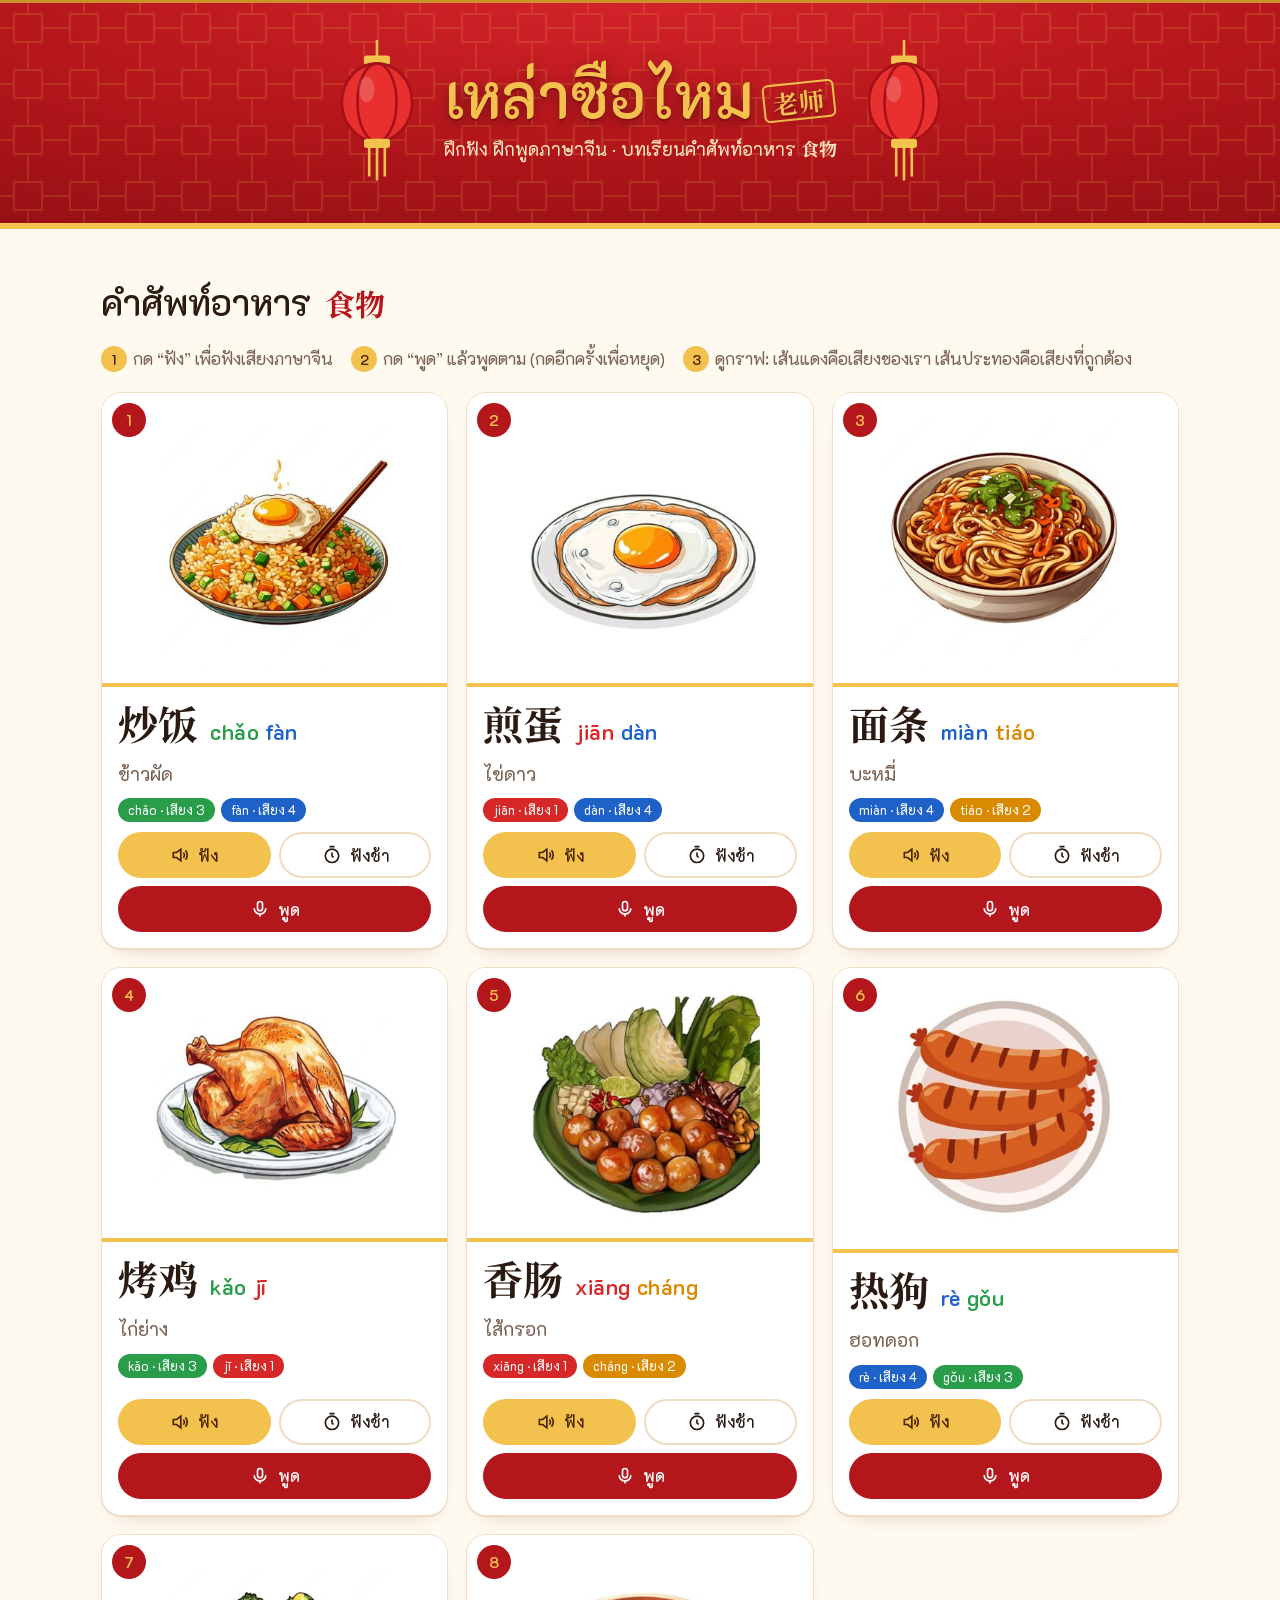
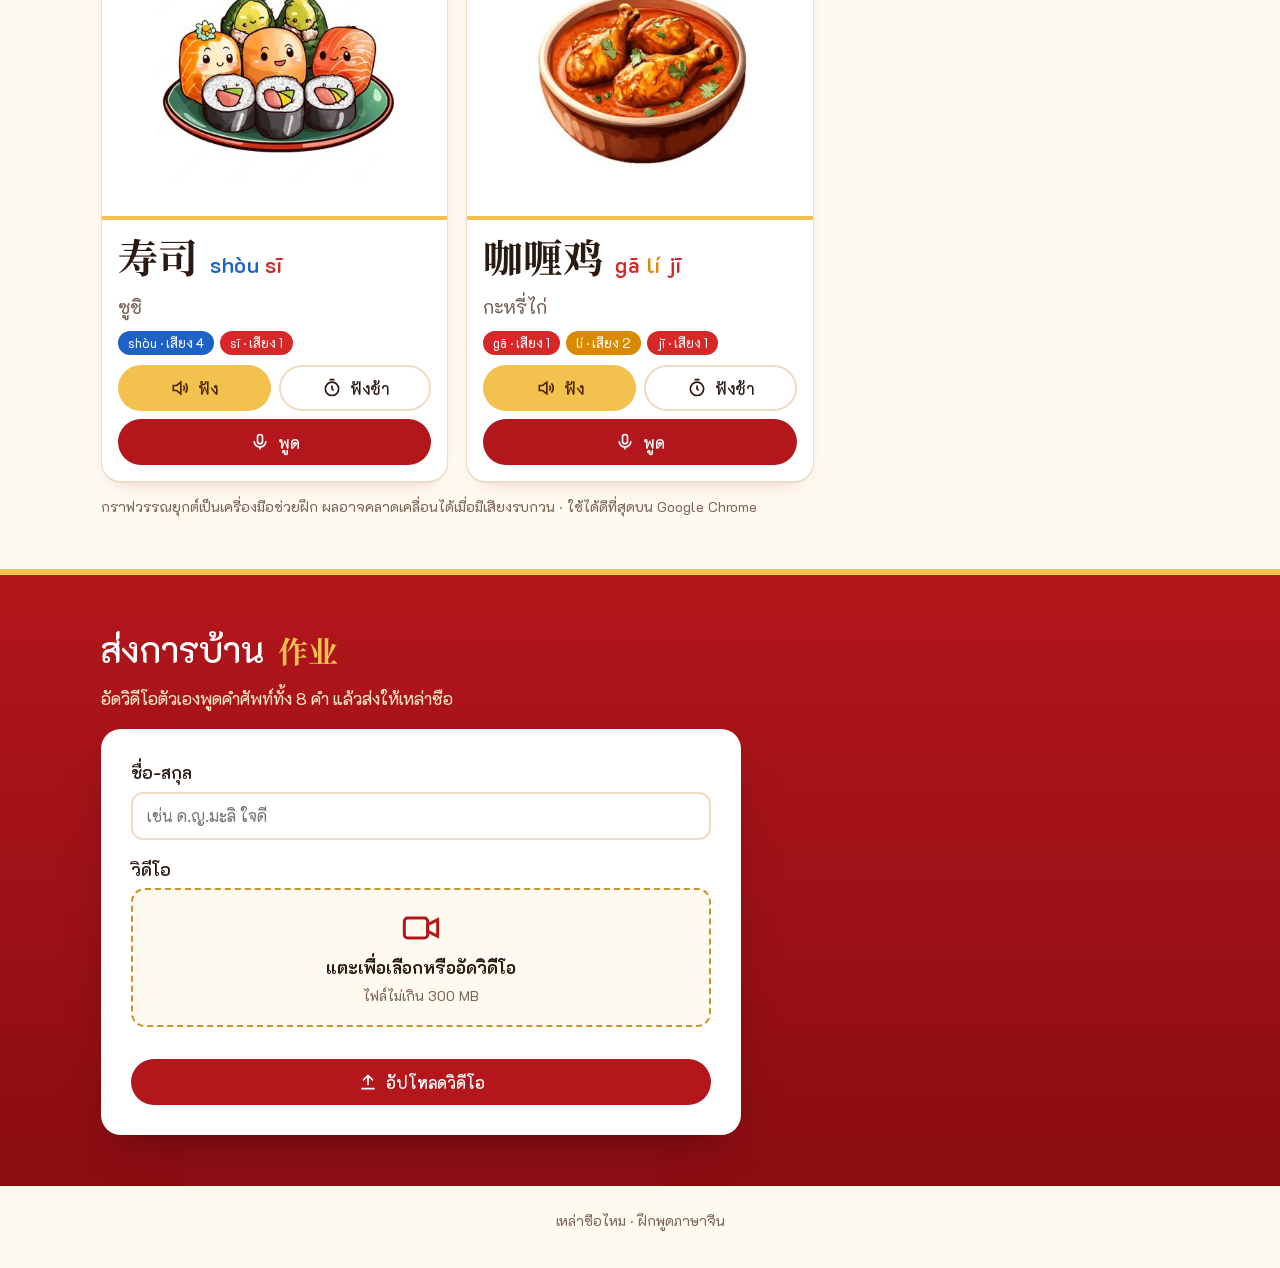
<file: index.html>
<!DOCTYPE html>
<html lang="th">
<head>
<meta charset="utf-8">
<meta name="viewport" content="width=device-width,initial-scale=1">
<title>เหล่าซือไหม ฝึกพูดจีน</title>
<link rel="preconnect" href="https://fonts.googleapis.com"><link rel="preconnect" href="https://fonts.gstatic.com" crossorigin>
<link href="https://fonts.googleapis.com/css2?family=K2D:wght@400;500;600;700&family=Noto+Serif+SC:wght@700&display=swap" rel="stylesheet">
<link rel="stylesheet" href="style.css">
<style>
.grid{display:grid;grid-template-columns:repeat(auto-fill,minmax(min(100%,300px),1fr));gap:18px}
.card{background:var(--paper);border:1px solid var(--line);border-radius:20px;overflow:hidden;display:flex;flex-direction:column;
  box-shadow:0 1px 0 var(--line),0 10px 24px -18px rgba(120,20,10,.45)}
.card .ph{position:relative;background:#fff;aspect-ratio:4/3;display:grid;place-items:center;border-bottom:4px solid var(--gold)}
.card .ph img{width:78%;height:92%;object-fit:contain}
.card .no{position:absolute;top:10px;left:10px;width:34px;height:34px;border-radius:50%;background:var(--red);color:var(--gold);display:grid;place-items:center;font:600 15px K2D,sans-serif}
.card .body{padding:14px 16px 16px;display:flex;flex-direction:column;gap:10px;flex:1}
.wordline{display:flex;flex-wrap:wrap;align-items:baseline;gap:4px 12px}
.wordline .hz{font-size:40px;line-height:1.1;color:var(--ink)}
.py{font-size:22px;font-weight:600;letter-spacing:.02em}
.py span{white-space:nowrap}
.th{font-size:19px;color:var(--muted)}
.tones{display:flex;gap:6px;flex-wrap:wrap}
.tone{font-size:13px;border-radius:999px;padding:2px 10px;color:#fff}
.c1{color:var(--t1)}.c2{color:var(--t2)}.c3{color:var(--t3)}.c4{color:var(--t4)}
.b1{background:var(--t1)}.b2{background:var(--t2)}.b3{background:var(--t3)}.b4{background:var(--t4)}
.acts{display:grid;grid-template-columns:1fr 1fr;gap:8px;margin-top:auto}
.acts .speak{grid-column:1/-1}
.speak.rec{background:#2b1a12;color:#fff;animation:pulse 1s infinite}
@keyframes pulse{50%{box-shadow:0 0 0 8px rgba(179,22,27,.25)}}
@media (prefers-reduced-motion:reduce){.speak.rec{animation:none}}
.result{display:none;border-top:1px dashed var(--line);padding-top:10px}
.result.on{display:block}
.fig{position:relative;height:190px;background:light-dark(#fffaf0,#1f120d);border:1px solid var(--line);border-radius:12px}
.fig canvas{position:absolute;inset:0;width:100%;height:100%}
.legend{display:flex;flex-wrap:wrap;gap:4px 14px;font-size:13px;color:var(--muted);margin:6px 0 2px}
.legend i{display:inline-block;width:18px;height:0;border-top:3px solid var(--red);vertical-align:middle;margin-right:5px}
.legend i.exp{border-top:3px dashed var(--gold2)}
.score{display:flex;align-items:center;gap:10px;margin-top:8px}
.score b{font:600 30px K2D,sans-serif;color:var(--red)}
.stars{color:var(--gold2);font-size:22px;letter-spacing:2px}
.syls{display:flex;flex-wrap:wrap;gap:6px;margin-top:6px}
.syl{font-size:14px;border-radius:10px;padding:4px 10px;border:1px solid var(--line)}
.syl.ok{background:light-dark(#e7f6ec,#11301b);border-color:var(--ok)}
.syl.bad{background:light-dark(#fdeaea,#3a1414);border-color:var(--bad)}
.heard{font-size:14px;color:var(--muted);margin-top:4px}
.lvl{height:8px;border-radius:99px;background:var(--line);overflow:hidden;margin-top:6px}.lvl i{display:block;height:100%;width:0;background:var(--ok);transition:width .08s}
.steps{display:flex;flex-wrap:wrap;gap:8px 18px;margin:0 0 20px;padding:0;list-style:none;color:var(--muted)}
.steps b{display:inline-grid;place-items:center;width:26px;height:26px;border-radius:50%;background:var(--gold);color:#4a2400;margin-right:6px;font:600 14px K2D,sans-serif}
/* homework */
.hw{background:linear-gradient(180deg,var(--red) 0%,var(--red2) 100%);color:#fff;border-top:6px solid var(--gold)}
.hw .sec-h .hz{color:var(--gold)}
.hwbox{background:var(--paper);color:var(--ink);border-radius:20px;padding:clamp(18px,3vw,30px);max-width:640px;display:grid;gap:16px;box-shadow:0 16px 40px -20px rgba(0,0,0,.5)}
.drop{display:block;position:relative;border:2px dashed var(--gold2);border-radius:14px;padding:18px;text-align:center;cursor:pointer;background:light-dark(#fffaf0,#1f120d)}
.drop.has{border-style:solid}
.drop input{position:absolute;width:1px;height:1px;opacity:0}
.drop video{width:100%;max-height:300px;border-radius:10px;margin-top:10px;background:#000;display:none}
.bar{height:12px;border-radius:99px;background:var(--line);overflow:hidden;display:none}
.bar i{display:block;height:100%;width:0;background:linear-gradient(90deg,var(--gold2),var(--gold));transition:width .2s}
.done{display:none;text-align:center;padding:10px}
.done .big{font:600 26px K2D,sans-serif;color:var(--ok)}
</style>
</head>
<body>

<header class="top">
  <div class="wrap">
    <svg class="lantern" viewBox="0 0 60 110" aria-hidden="true"><line x1="30" y1="0" x2="30" y2="14" stroke="#f2c14e" stroke-width="2"/><rect x="20" y="12" width="20" height="7" rx="2" fill="#f2c14e"/><ellipse cx="30" cy="48" rx="27" ry="30" fill="#e8312f"/><ellipse cx="30" cy="48" rx="15" ry="30" fill="none" stroke="#a5101a" stroke-width="2"/><ellipse cx="30" cy="48" rx="27" ry="30" fill="none" stroke="#a5101a" stroke-width="2"/><ellipse cx="22" cy="38" rx="6" ry="10" fill="#fff" opacity=".18"/><rect x="20" y="76" width="20" height="7" rx="2" fill="#f2c14e"/><path d="M24 83v22M30 83v25M36 83v22" stroke="#f2c14e" stroke-width="2"/></svg>
    <div class="brand">
      <h1>เหล่าซือไหม<span class="seal hz">老师</span></h1>
      <p>ฝึกฟัง ฝึกพูดภาษาจีน · บทเรียนคำศัพท์อาหาร <span class="hz">食物</span></p>
    </div>
    <svg class="lantern r" viewBox="0 0 60 110" aria-hidden="true"><line x1="30" y1="0" x2="30" y2="14" stroke="#f2c14e" stroke-width="2"/><rect x="20" y="12" width="20" height="7" rx="2" fill="#f2c14e"/><ellipse cx="30" cy="48" rx="27" ry="30" fill="#e8312f"/><ellipse cx="30" cy="48" rx="15" ry="30" fill="none" stroke="#a5101a" stroke-width="2"/><ellipse cx="30" cy="48" rx="27" ry="30" fill="none" stroke="#a5101a" stroke-width="2"/><ellipse cx="22" cy="38" rx="6" ry="10" fill="#fff" opacity=".18"/><rect x="20" y="76" width="20" height="7" rx="2" fill="#f2c14e"/><path d="M24 83v22M30 83v25M36 83v22" stroke="#f2c14e" stroke-width="2"/></svg>
  </div>
</header>

<main>
<section class="band">
  <div class="wrap">
    <div class="sec-h"><h2>คำศัพท์อาหาร</h2><span class="hz">食物</span></div>
    <ol class="steps">
      <li><b>1</b>กด “ฟัง” เพื่อฟังเสียงภาษาจีน</li>
      <li><b>2</b>กด “พูด” แล้วพูดตาม (กดอีกครั้งเพื่อหยุด)</li>
      <li><b>3</b>ดูกราฟ: เส้นแดงคือเสียงของเรา เส้นประทองคือเสียงที่ถูกต้อง</li>
    </ol>
    <div class="grid" id="grid"></div>
    <p class="hint" style="margin-top:14px;font-size:14px">กราฟวรรณยุกต์เป็นเครื่องมือช่วยฝึก ผลอาจคลาดเคลื่อนได้เมื่อมีเสียงรบกวน · ใช้ได้ดีที่สุดบน Google Chrome</p>
  </div>
</section>

<section class="band hw" id="homework">
  <div class="wrap">
    <div class="sec-h"><h2>ส่งการบ้าน</h2><span class="hz">作业</span></div>
    <p style="margin:-6px 0 18px;color:#ffe9c2">อัดวิดีโอตัวเองพูดคำศัพท์ทั้ง 8 คำ แล้วส่งให้เหล่าซือ</p>
    <form class="hwbox" id="hwForm" novalidate>
      <div id="cfgNote" class="notice" hidden>ยังไม่ได้ตั้งค่าระบบส่งการบ้าน (ครูต้องใส่ SCRIPT_URL ในไฟล์ config.js)</div>
      <div>
        <label class="lb" for="stName">ชื่อ-สกุล</label>
        <input type="text" id="stName" autocomplete="name" placeholder="เช่น ด.ญ.มะลิ ใจดี" maxlength="80" required>
      </div>
      <div>
        <span class="lb">วิดีโอ</span>
        <label class="drop" id="drop">
          <input type="file" id="vid" accept="video/*">
          <svg width="40" height="40" viewBox="0 0 24 24" fill="none" stroke="currentColor" stroke-width="1.8" aria-hidden="true" style="color:var(--red)"><rect x="2" y="6" width="14" height="12" rx="2"/><path d="M16 10l6-3v10l-6-3z"/></svg>
          <div id="dropTxt"><b>แตะเพื่อเลือกหรืออัดวิดีโอ</b><br><span class="hint" style="font-size:14px">ไฟล์ไม่เกิน 300 MB</span></div>
          <video id="prev" controls playsinline muted></video>
        </label>
      </div>
      <div class="bar" id="bar"><i></i></div>
      <div id="barTxt" class="hint" style="font-size:14px"></div>
      <button class="btn btn-red" id="sendBtn" type="submit">
        <svg viewBox="0 0 24 24" fill="none" stroke="currentColor" stroke-width="2"><path d="M12 16V4M6 10l6-6 6 6M4 20h16"/></svg>อัปโหลดวิดีโอ
      </button>
      <div class="done" id="done">
        <div class="big">ส่งการบ้านเรียบร้อย 谢谢!</div>
        <p id="doneTxt" class="hint"></p>
        <button class="btn btn-ghost" type="button" id="again">ส่งอีกครั้ง</button>
      </div>
    </form>
  </div>
</section>
</main>
<footer class="foot">เหล่าซือไหม · ฝึกพูดภาษาจีน</footer>
<div class="toast" id="toast" role="status"></div>

<script src="config.js"></script>
<script>
{
const WORDS=[
 {id:'chaofan',hz:'炒饭',py:[['chǎo',3],['fàn',4]],th:'ข้าวผัด'},
 {id:'jiandan',hz:'煎蛋',py:[['jiān',1],['dàn',4]],th:'ไข่ดาว'},
 {id:'miantiao',hz:'面条',py:[['miàn',4],['tiáo',2]],th:'บะหมี่'},
 {id:'kaoji',hz:'烤鸡',py:[['kǎo',3],['jī',1]],th:'ไก่ย่าง'},
 {id:'xiangchang',hz:'香肠',py:[['xiāng',1],['cháng',2]],th:'ไส้กรอก'},
 {id:'regou',hz:'热狗',py:[['rè',4],['gǒu',3]],th:'ฮอทดอก'},
 {id:'shousi',hz:'寿司',py:[['shòu',4],['sī',1]],th:'ซูชิ'},
 {id:'galiji',hz:'咖喱鸡',py:[['gā',1],['lí',2],['jī',1]],th:'กะหรี่ไก่'}
];
const TONE_NAME={1:'เสียง 1 (ˉ สูงราบ)',2:'เสียง 2 (ˊ ขึ้น)',3:'เสียง 3 (ˇ ต่ำ)',4:'เสียง 4 (ˋ ลง)',0:'ฟังไม่ชัด'};
// expected contour in semitones around the speaker's middle pitch
function shape(t,isLast){return t===1?[3,3]:t===2?[-1,3.2]:t===3?(isLast?[-2,-4.5,0]:[-2,-4.5,-4]):[3.5,-3.8];}
const IC={
 ear:'<svg viewBox="0 0 24 24" fill="none" stroke="currentColor" stroke-width="2"><path d="M4 9v6h4l5 4V5L8 9z"/><path d="M16 9a4 4 0 010 6M18.5 6.5a8 8 0 010 11"/></svg>',
 slow:'<svg viewBox="0 0 24 24" fill="none" stroke="currentColor" stroke-width="2"><circle cx="12" cy="13" r="8"/><path d="M12 9v4l2 2M9 2h6"/></svg>',
 mic:'<svg viewBox="0 0 24 24" fill="none" stroke="currentColor" stroke-width="2"><rect x="9" y="3" width="6" height="11" rx="3"/><path d="M5 11a7 7 0 0014 0M12 18v3"/></svg>',
 stop:'<svg viewBox="0 0 24 24" fill="currentColor"><rect x="6" y="6" width="12" height="12" rx="2"/></svg>'
};
const $=s=>document.querySelector(s);
const toast=(m,ms=3200)=>{const t=$('#toast');t.textContent=m;t.classList.add('show');clearTimeout(t._h);t._h=setTimeout(()=>t.classList.remove('show'),ms)};

/* ---------- render cards ---------- */
$('#grid').innerHTML=WORDS.map((w,i)=>`
<article class="card" id="c-${w.id}">
  <div class="ph"><span class="no">${i+1}</span><img src="img/${w.id}.jpg" alt="${w.th}" loading="lazy"></div>
  <div class="body">
    <div class="wordline"><span class="hz">${w.hz}</span><span class="py">${w.py.map(([s,t])=>`<span class="c${t}">${s}</span>`).join(' ')}</span></div>
    <div class="th">${w.th}</div>
    <div class="tones">${w.py.map(([s,t])=>`<span class="tone b${t}">${s} · เสียง ${t}</span>`).join('')}</div>
    <div class="acts">
      <button class="btn btn-gold" data-act="listen" data-i="${i}">${IC.ear}ฟัง</button>
      <button class="btn btn-ghost" data-act="slow" data-i="${i}">${IC.slow}ฟังช้า</button>
      <button class="btn btn-red speak" data-act="speak" data-i="${i}">${IC.mic}<span>พูด</span></button>
    </div>
    <div class="result" id="r-${w.id}">
      <div class="fig"><canvas></canvas></div>
      <div class="legend"><span><i></i>เสียงของเรา</span><span><i class="exp"></i>เสียงที่ถูกต้อง</span></div>
      <div class="out"></div>
    </div>
  </div>
</article>`).join('');

/* ---------- listen (TTS) ---------- */
let zhVoice=null,voicesReady=false;
function loadVoices(){if(!('speechSynthesis' in window))return;const v=speechSynthesis.getVoices();if(!v.length)return;voicesReady=true;
  zhVoice=v.find(x=>/zh[-_]CN/i.test(x.lang)&&/google|xiaoxiao|ting|tian/i.test(x.name))||v.find(x=>/zh[-_]CN/i.test(x.lang))||v.find(x=>/^(zh|cmn)/i.test(x.lang))||null}
if('speechSynthesis' in window){loadVoices();speechSynthesis.onvoiceschanged=loadVoices}
function say(text,rate){
  if(rec)stopRec();
  if(IS_IOS)releaseMic();
  if('speechSynthesis' in window&&(zhVoice||!voicesReady)){
    speechSynthesis.cancel();const u=new SpeechSynthesisUtterance(text);u.lang='zh-CN';if(zhVoice)u.voice=zhVoice;u.rate=rate;speechSynthesis.speak(u);return}
  const a=new Audio('https://translate.google.com/translate_tts?ie=UTF-8&client=tw-ob&tl=zh-CN&ttsspeed='+(rate<1?'0.3':'1')+'&q='+encodeURIComponent(text));
  a.play().catch(()=>toast('เครื่องนี้ไม่มีเสียงภาษาจีน ลองเปิดด้วย Google Chrome'));
}

/* ---------- pitch detection ---------- */
function detectPitch(b,sr){
  const n=b.length;let rms=0;for(let i=0;i<n;i++)rms+=b[i]*b[i];rms=Math.sqrt(rms/n);if(rms<0.004)return -1;
  const minL=Math.floor(sr/550),maxL=Math.min(Math.floor(sr/70),n-300),W=n-maxL;
  let e0=0;for(let j=0;j<W;j++)e0+=b[j]*b[j];
  const r=new Float32Array(maxL+2);let mx=0;
  for(let L=minL;L<=maxL+1;L++){let s=0,e1=0;for(let j=0;j<W;j++){const y=b[j+L];s+=b[j]*y;e1+=y*y}r[L]=s/Math.sqrt(e0*e1+1e-12);if(r[L]>mx)mx=r[L]}
  if(mx<0.55)return -1;
  for(let L=minL+1;L<=maxL;L++){if(r[L]>=0.88*mx&&r[L]>=r[L-1]&&r[L]>=r[L+1]){
    const a=r[L-1],c=r[L+1],d=(a-c)/(2*(a-2*r[L]+c)||1);return sr/(L+(isFinite(d)?d:0))}}
  return -1;
}
const median=a=>{const s=[...a].sort((x,y)=>x-y);return s.length?s[s.length>>1]:0};
const avg=a=>a.reduce((x,y)=>x+y,0)/(a.length||1);

/* frames:[{t,f}] -> {pts:[{t,st}], segs:[[idx...]]} */
function analyse(frames,n){
  const v=frames.filter(x=>x.f>0);if(v.length<6)return null;
  const ref=median(v.map(x=>x.f));
  let pts=frames.map(x=>({t:x.t,st:x.f>0?12*Math.log2(x.f/ref):null}));
  // octave-jump repair + median smoothing
  let prev=null;for(const p of pts){if(p.st==null){prev=null;continue}if(prev!=null){if(p.st-prev>7)p.st-=12;else if(prev-p.st>7)p.st+=12;}prev=p.st}
  const sm=pts.map((p,i)=>{if(p.st==null)return p;const w=[];for(let k=i-2;k<=i+2;k++)if(pts[k]&&pts[k].st!=null)w.push(pts[k].st);return{t:p.t,st:median(w)}});
  pts=sm;
  // centre on the middle of the speaker's range (10th–90th percentile), not the median
  const vs=pts.filter(p=>p.st!=null).map(p=>p.st).sort((x,y)=>x-y);
  if(vs.length){const mid=(vs[Math.floor(vs.length*.1)]+vs[Math.floor(vs.length*.9)])/2;pts.forEach(p=>{if(p.st!=null)p.st-=mid})}
  // voiced runs
  let runs=[],cur=null,gap=0;
  pts.forEach((p,i)=>{if(p.st!=null){if(cur&&gap<=4)cur.e=i;else{cur={s:i,e:i};runs.push(cur)}gap=0}else gap++});
  runs=runs.filter(r=>r.e-r.s>=3);if(!runs.length)return null;
  while(runs.length>n){let k=0,g=1e9;for(let i=0;i<runs.length-1;i++){const gg=runs[i+1].s-runs[i].e;if(gg<g){g=gg;k=i}}runs[k].e=runs[k+1].e;runs.splice(k+1,1)}
  if(runs.length<n){const s0=runs[0].s,e0=runs[runs.length-1].e,len=(e0-s0+1)/n;runs=[];for(let k=0;k<n;k++)runs.push({s:Math.round(s0+k*len),e:Math.round(s0+(k+1)*len)-1})}
  return{pts,runs,ref};
}
function classify(seg){
  if(seg.length<4)return 0;
  const q=Math.max(1,Math.floor(seg.length/4)),a=avg(seg.slice(0,q)),z=avg(seg.slice(-q)),mid=seg.slice(q,seg.length-q),mn=Math.min(...(mid.length?mid:seg)),mean=avg(seg),d=z-a;
  if(d<=-2.5&&a>=-1)return 4;
  if(d>=1.8)return mn<a-1.2?3:2;
  if(mean<=-1.2)return 3;
  if(d<=-1.5)return 4;
  return 1;
}

/* ---------- graph ---------- */
function draw(cv,res,w,live){
  const dpr=devicePixelRatio||1,W=cv.clientWidth,H=cv.clientHeight;cv.width=W*dpr;cv.height=H*dpr;
  const g=cv.getContext('2d');g.setTransform(dpr,0,0,dpr,0,0);g.clearRect(0,0,W,H);
  const css=getComputedStyle(document.documentElement),ink=css.getPropertyValue('--muted').trim()||'#7a6253',line=css.getPropertyValue('--line').trim()||'#efdcc4';
  const L=36,R=10,T=26,B=14,y=st=>T+(H-T-B)*(1-(Math.max(-7,Math.min(7,st))+7)/14);
  g.font='12px K2D,sans-serif';g.fillStyle=ink;g.strokeStyle=line;g.lineWidth=1;
  [['สูง',5],['กลาง',0],['ต่ำ',-5]].forEach(([s,v])=>{g.beginPath();g.moveTo(L,y(v));g.lineTo(W-R,y(v));g.stroke();g.fillText(s,4,y(v)+4)});
  if(!res)return;
  const{pts,runs}=res,t0=pts[runs[0].s].t,t1=pts[runs[runs.length-1].e].t,span=Math.max(.2,t1-t0),
    x=t=>L+(W-L-R)*((t-t0)/span)*.96+(W-L-R)*.02;
  if(!live)runs.forEach((r,i)=>{
    const[sy,t]=w.py[i],sh=shape(t,i===runs.length-1),xa=x(pts[r.s].t),xb=x(pts[r.e].t);
    g.setLineDash([6,5]);g.strokeStyle='#c9922a';g.lineWidth=3;g.beginPath();
    sh.forEach((v,k)=>{const xx=xa+(xb-xa)*k/(sh.length-1);k?g.lineTo(xx,y(v)):g.moveTo(xx,y(v))});g.stroke();g.setLineDash([]);
    g.fillStyle=getComputedStyle(document.documentElement).getPropertyValue('--t'+t).trim();g.font='600 14px K2D,sans-serif';
    const tw=g.measureText(sy).width;g.fillText(sy,Math.max(L,Math.min(W-R-tw,(xa+xb)/2-tw/2)),16);
  });
  g.strokeStyle='#d62828';g.lineWidth=3.5;g.lineJoin='round';g.lineCap='round';
  runs.forEach(r=>{g.beginPath();let on=false;for(let k=r.s;k<=r.e;k++){const p=pts[k];if(p.st==null){on=false;continue}on?g.lineTo(x(p.t),y(p.st)):g.moveTo(x(p.t),y(p.st));on=true}g.stroke()});
}

/* ---------- speak & record ---------- */
let actx=null,rec=null,mic=null;
const SR=window.SpeechRecognition||window.webkitSpeechRecognition;
const IS_IOS=/iP(hone|ad|od)/.test(navigator.userAgent)||(navigator.platform==='MacIntel'&&navigator.maxTouchPoints>1);
const IS_MOBILE=IS_IOS||/Android|Mobile/i.test(navigator.userAgent);
// speech-to-text fights over the microphone on phones (iPhone gets silence), so use it on computers only
const USE_SR=!!SR&&!IS_MOBILE;
/* ask for the microphone once and keep it open while the page is visible */
async function getMic(){
  if(mic&&mic.stream.getAudioTracks().some(t=>t.readyState==='live'))return mic;
  const stream=await navigator.mediaDevices.getUserMedia({audio:{echoCancellation:false,noiseSuppression:false,autoGainControl:true}});
  const src=actx.createMediaStreamSource(stream),an=actx.createAnalyser(),mute=actx.createGain();
  an.fftSize=2048;mute.gain.value=0;
  src.connect(an);an.connect(mute);mute.connect(actx.destination); // Safari only processes nodes that reach the speakers
  mic={stream,src,an};return mic;
}
function setSession(t){try{if(navigator.audioSession)navigator.audioSession.type=t}catch(e){}}
function releaseMic(){if(mic){mic.stream.getTracks().forEach(t=>t.stop());try{mic.src.disconnect()}catch(e){}mic=null}if(IS_IOS)setSession('playback')}
addEventListener('pagehide',releaseMic);
document.addEventListener('visibilitychange',()=>{if(document.hidden){if(rec)stopRec();releaseMic()}});

async function startSpeak(i,btn){
  if(rec){stopRec();return}
  if(!navigator.mediaDevices?.getUserMedia){toast('เบราว์เซอร์นี้ใช้ไมโครโฟนไม่ได้ ลองเปิดด้วย Safari หรือ Chrome');return}
  if('speechSynthesis' in window)speechSynthesis.cancel();
  actx=actx||new (window.AudioContext||window.webkitAudioContext)();
  if(IS_IOS)setSession('play-and-record');
  const resumed=actx.resume();
  let m;
  try{m=await getMic();await resumed;if(actx.state!=='running')await actx.resume()}
  catch(e){toast(e&&e.name==='NotAllowedError'?'ไมโครโฟนถูกปิดอยู่ ให้กดอนุญาตไมโครโฟนในการตั้งค่าเว็บ แล้วลองใหม่':'เปิดไมโครโฟนไม่ได้ ลองปิดแอปอื่นที่ใช้ไมค์อยู่',5000);return}
  const w=WORDS[i],box=$('#r-'+w.id),cv=box.querySelector('canvas');box.classList.add('on');
  box.querySelector('.out').innerHTML='<p class="heard">กำลังฟัง… พูดว่า <b class="hz">'+w.hz+'</b></p><div class="lvl"><i></i></div>';
  const lvl=box.querySelector('.lvl i'),an=m.an,buf=new Float32Array(an.fftSize),t0=performance.now();
  const R={i,w,btn,cv,frames:[],heard:'',voiced:false,lastV:0,raf:0,sr:null,odd:false,peak:0};rec=R;
  btn.classList.add('rec');btn.innerHTML=IC.stop+'<span>หยุด</span>';
  if(USE_SR){try{const s=new SR();s.lang='zh-CN';s.interimResults=false;s.maxAlternatives=3;
    s.onresult=e=>{R.heard=[...e.results].flatMap(r=>[...r].map(a=>a.transcript)).join(' / ')};
    s.onerror=()=>{};s.start();R.sr=s}catch(e){}}
  const loop=()=>{if(rec!==R)return;R.odd=!R.odd;
    if(R.odd){an.getFloatTimeDomainData(buf);const now=performance.now();
      let ss=0;for(let k=0;k<buf.length;k++)ss+=buf[k]*buf[k];const rms=Math.sqrt(ss/buf.length);R.peak=Math.max(R.peak,rms);
      lvl.style.width=Math.min(100,rms*900)+'%';
      const f=detectPitch(buf,actx.sampleRate);
      R.frames.push({t:(now-t0)/1000,f});if(f>0){R.voiced=true;R.lastV=now}
      if(R.frames.length%3===0)draw(cv,analyse(R.frames,1),w,true);
      if(now-t0>5000||(R.voiced&&now-R.lastV>900&&now-t0>700)){stopRec();return}}
    R.raf=requestAnimationFrame(loop)};
  R.raf=requestAnimationFrame(loop);
}
function stopRec(){
  const r=rec;rec=null;if(!r)return;cancelAnimationFrame(r.raf);
  r.btn.classList.remove('rec');r.btn.innerHTML=IC.mic+'<span>พูดอีกครั้ง</span>';
  if(IS_IOS)releaseMic();
  if(r.sr){try{r.sr.stop()}catch(e){}setTimeout(()=>report(r,r.heard),900)}else report(r,null);
}
function report(r,heard){
  const w=r.w,n=w.py.length,a=analyse(r.frames,n),out=$('#r-'+w.id+' .out');
  draw(r.cv,a,w,false);
  if(!a){out.innerHTML='<p class="heard">'+(r.peak<0.002?'ไมโครโฟนไม่ได้รับเสียงเลย ลองตรวจว่าไม่ได้ปิดเสียงไมค์ หรือมีแอปอื่นใช้ไมค์อยู่':'ไม่ได้ยินเสียงชัดเจน ลองพูดให้ดังขึ้น ลากเสียงยาวขึ้นเล็กน้อย และพูดใกล้ไมโครโฟน')+'</p>';return}
  const got=a.runs.map(run=>classify(a.pts.slice(run.s,run.e+1).map(p=>p.st).filter(v=>v!=null)));
  const okN=got.filter((g,k)=>g===w.py[k][1]).length;
  const clean=s=>s.replace(/[\s,.!?，。！？、\/]/g,'');
  let charScore=null;
  if(heard){const h=clean(heard);charScore=[...w.hz].filter(c=>h.includes(c)).length/[...w.hz].length}
  const score=Math.round(charScore==null?okN/n*100:okN/n*70+charScore*30);
  const[stars,msg]=score>=85?['★★★','เยี่ยมมาก 很好!']:score>=60?['★★☆','ดีแล้ว 不错!']:['★☆☆','ลองอีกครั้งนะ 加油!'];
  out.innerHTML=`
   <div class="score"><b>${score}</b><div><div class="stars">${stars}</div><div>${msg}</div></div></div>
   <div class="syls">${w.py.map(([s,t],k)=>{const ok=got[k]===t;return`<span class="syl ${ok?'ok':'bad'}">${ok?'✓':'✗'} <b class="c${t}">${s}</b> ${ok?'ถูกต้อง':'ควรเป็น '+TONE_NAME[t]+' · ได้ยินคล้าย '+TONE_NAME[got[k]].split(' (')[0]}</span>`}).join('')}</div>
   ${heard?`<p class="heard">ระบบได้ยินว่า: <span class="hz">${heard.replace(/</g,'&lt;')}</span></p>`:heard===''?'<p class="heard">ระบบจับคำพูดไม่ได้ ตรวจเฉพาะวรรณยุกต์</p>':''}`;
}

document.addEventListener('click',e=>{
  const b=e.target.closest('[data-act]');if(!b)return;const i=+b.dataset.i,w=WORDS[i];
  if(b.dataset.act==='listen')say(w.hz,0.9);
  else if(b.dataset.act==='slow')say(w.hz,0.55);
  else startSpeak(i,b);
});

}
</script>
<script src="config.js"></script>
<script>
{
const $=s=>document.querySelector(s);
const toast=(m,ms=4000)=>{const t=$('#toast');t.textContent=m;t.classList.add('show');clearTimeout(t._h);t._h=setTimeout(()=>t.classList.remove('show'),ms)};
const URL_=(window.LAOSHI_CONFIG||{}).SCRIPT_URL||'';
const ready=/^https:\/\/script\.google(usercontent)?\.com\//.test(URL_);
if(!ready)$('#cfgNote').hidden=false;
const MAX=300*1048576,CH=5*1024*1024; // 5 MB pieces (multiple of 256 KB, required by Google Drive)
const vid=$('#vid'),prev=$('#prev');
try{$('#stName').value=localStorage.getItem('laoshi_name')||''}catch(e){}
vid.addEventListener('change',()=>{
  const f=vid.files[0];if(!f)return;
  $('#drop').classList.add('has');
  $('#dropTxt').innerHTML='<b>'+f.name.replace(/</g,'&lt;')+'</b><br><span class="hint" style="font-size:14px">'+(f.size/1048576).toFixed(1)+' MB · แตะเพื่อเปลี่ยนไฟล์</span>';
  prev.src=URL.createObjectURL(f);prev.style.display='block';
  thumb='';makeThumb(f).then(t=>{if(vid.files[0]===f)thumb=t}).catch(()=>{});
});
/* grab one frame (about 1 s in) as a small JPEG cover for the teacher page */
let thumb='';
function makeThumb(file){return new Promise(res=>{
  const v=document.createElement('video');let done=false;
  const end=t=>{if(done)return;done=true;try{URL.revokeObjectURL(v.src)}catch(e){}res(t||'')};
  setTimeout(()=>end(''),8000);
  v.muted=true;v.playsInline=true;v.preload='auto';v.src=URL.createObjectURL(file);
  v.onloadeddata=()=>{try{v.currentTime=Math.min(1,(v.duration||2)/3)}catch(e){end('')}};
  v.onseeked=()=>{try{
    const W=360,H=Math.round(W*(v.videoHeight||9)/(v.videoWidth||16)),c=document.createElement('canvas');c.width=W;c.height=Math.min(H,640);
    c.getContext('2d').drawImage(v,0,0,c.width,c.height);let q=.72,u=c.toDataURL('image/jpeg',q);
    while(u.length>40000&&q>.3){q-=.12;u=c.toDataURL('image/jpeg',q)}
    end(u.length<45000?u:'')}catch(e){end('')}};
  v.onerror=()=>end('');
  v.load();
})}
const post=o=>fetch(URL_,{method:'POST',headers:{'Content-Type':'text/plain;charset=utf-8'},body:JSON.stringify(o)}).then(r=>r.json());
function b64(buf){const u=new Uint8Array(buf);let s='';for(let i=0;i<u.length;i+=0x8000)s+=String.fromCharCode.apply(null,u.subarray(i,i+0x8000));return btoa(s)}
$('#hwForm').addEventListener('submit',async e=>{
  e.preventDefault();
  const name=$('#stName').value.trim().replace(/\s+/g,' '),f=vid.files[0];
  if(name.length<3){toast('กรุณาพิมพ์ชื่อ-สกุล');$('#stName').focus();return}
  if(!f){toast('กรุณาเลือกวิดีโอ');return}
  if(f.type&&!/^video\//.test(f.type)){toast('ไฟล์นี้ไม่ใช่วิดีโอ');return}
  if(f.size>MAX){toast('วิดีโอใหญ่เกิน 300 MB ลองอัดให้สั้นลง');return}
  if(!ready){toast('ระบบส่งการบ้านยังไม่พร้อม แจ้งเหล่าซือนะ');return}
  try{localStorage.setItem('laoshi_name',name)}catch(e){}
  const btn=$('#sendBtn'),bar=$('#bar'),bt=$('#barTxt');btn.disabled=true;bar.style.display='block';
  const set=(p,t)=>{bar.firstElementChild.style.width=Math.round(p)+'%';bt.textContent=t};
  const mime=f.type||'video/mp4';
  try{
    set(2,'กำลังเตรียมส่ง… (อย่าปิดหน้านี้)');
    const init=await post({action:'init',name,filename:f.name,mime,size:f.size});
    if(!init.ok)throw new Error(init.error||'เริ่มส่งไม่ได้');
    let res=null;
    for(let s=0;s<f.size;s+=CH){
      const end=Math.min(f.size,s+CH),data=b64(await f.slice(s,end).arrayBuffer());
      for(let tr=0;tr<3;tr++){
        try{res=await post({action:'chunk',uploadUrl:init.uploadUrl,start:s,end:end-1,total:f.size,mime,name,data,thumb:end===f.size?thumb:''});if(res.ok)break}
        catch(err){res={ok:false,error:'เครือข่ายขัดข้อง'}}
        await new Promise(r=>setTimeout(r,1500));
      }
      if(!res.ok)throw new Error(res.error||'ส่งไม่สำเร็จ');
      const p=end/f.size*100;set(p,'กำลังอัปโหลด '+Math.round(p)+'% · อย่าปิดหน้านี้');
    }
    if(!res.done)throw new Error('ส่งไม่ครบ');
    btn.style.display='none';bar.style.display='none';bt.textContent='';
    $('#done').style.display='block';$('#doneTxt').textContent=name+' · ส่งเมื่อ '+new Date().toLocaleString('th-TH');
  }catch(err){console.error(err);bar.style.display='none';set(0,'');toast('ส่งไม่สำเร็จ: '+(err.message||err),5000)}
  btn.disabled=false;
});
$('#again').addEventListener('click',()=>{$('#done').style.display='none';$('#sendBtn').style.display='';vid.value='';thumb='';prev.removeAttribute('src');prev.style.display='none';$('#drop').classList.remove('has');$('#dropTxt').innerHTML='<b>แตะเพื่อเลือกหรืออัดวิดีโอ</b>'});
}
</script>
</body>
</html>
</file>
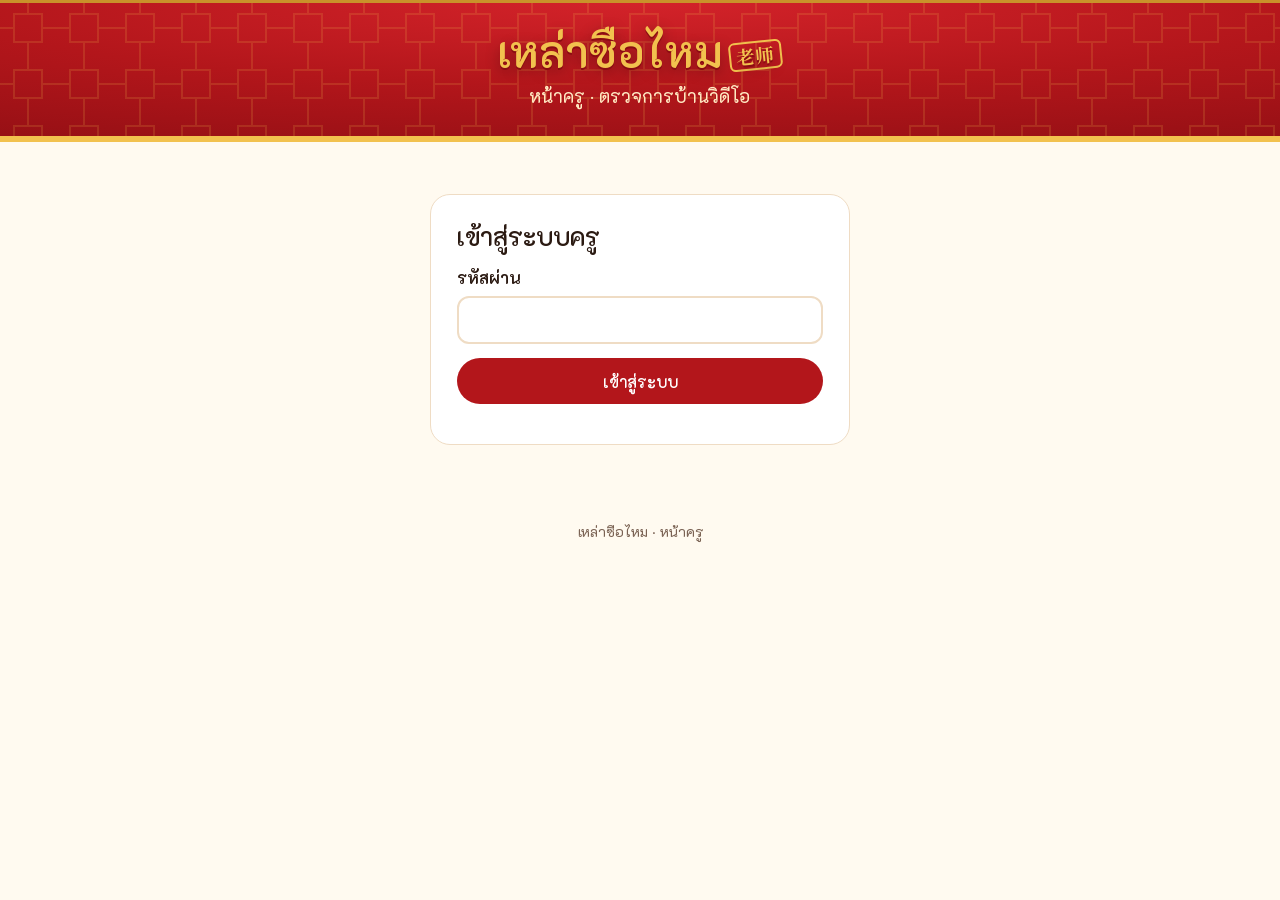
<file: admin.html>
<!DOCTYPE html>
<html lang="th">
<head>
<meta charset="utf-8">
<meta name="viewport" content="width=device-width,initial-scale=1">
<meta name="robots" content="noindex">
<title>เหล่าซือไหม หน้าครู</title>
<link rel="preconnect" href="https://fonts.googleapis.com"><link rel="preconnect" href="https://fonts.gstatic.com" crossorigin>
<link href="https://fonts.googleapis.com/css2?family=K2D:wght@400;500;600;700&family=Noto+Serif+SC:wght@700&display=swap" rel="stylesheet">
<link rel="stylesheet" href="style.css">
<style>
.top .wrap{padding-block:clamp(16px,3vw,26px)}
.brand h1{font-size:clamp(30px,5vw,44px)}
.login{max-width:420px;margin:0 auto;background:var(--paper);border:1px solid var(--line);border-radius:20px;padding:26px;display:grid;gap:14px}
.bar{display:flex;flex-wrap:wrap;gap:10px;align-items:center;margin-bottom:16px}
.bar input{flex:1 1 220px;width:auto}.bar select{flex:0 1 180px;width:auto}
.stats{display:flex;flex-wrap:wrap;gap:12px;margin-bottom:18px}
.stat{background:var(--paper);border:1px solid var(--line);border-radius:16px;padding:12px 18px;min-width:140px}
.stat b{display:block;font:600 32px K2D,sans-serif;color:var(--red);line-height:1.1}
.stat span{color:var(--muted);font-size:14px}
.links{display:flex;flex-wrap:wrap;gap:8px 16px;font-size:15px;margin:-6px 0 16px}
.links a{color:var(--red)}
.list{display:grid;grid-template-columns:repeat(auto-fill,minmax(min(100%,330px),1fr));gap:16px}
.item{background:var(--paper);border:1px solid var(--line);border-radius:18px;overflow:hidden;display:flex;flex-direction:column}
.item.chk{border-color:var(--ok)}
.item .vbox{aspect-ratio:16/9;background:#1a0f0c;display:grid;place-items:center;position:relative}
.item .vbox iframe{position:absolute;inset:0;width:100%;height:100%;border:0}
.item .vbox .btn{position:relative}
.item .info{padding:12px 14px;display:grid;gap:4px}
.item .nm{font:500 20px K2D,sans-serif}
.item .meta{color:var(--muted);font-size:14px}
.item .row{display:flex;flex-wrap:wrap;gap:8px;align-items:center;padding:0 14px 14px;margin-top:auto}
.chkl{display:inline-flex;align-items:center;gap:8px;min-height:44px;cursor:pointer;font-weight:600;margin-right:auto}
.chkl input{width:22px;height:22px;accent-color:var(--ok)}
.btn.sm{min-height:40px;padding:0 14px;font-size:14px}
.badge{display:inline-block;font-size:12px;border-radius:99px;padding:1px 9px;background:var(--ok);color:#fff;vertical-align:3px}
.empty{text-align:center;color:var(--muted);padding:40px 10px}
.meter{height:10px;border-radius:99px;background:var(--line);overflow:hidden;margin-top:6px}.meter i{display:block;height:100%;background:var(--red)}
.item .vbox video{position:absolute;inset:0;width:100%;height:100%;background:#1a0f0c;object-fit:contain}
.item .vbox .vmsg{position:absolute;left:8px;right:8px;bottom:8px;background:rgba(0,0,0,.7);color:#fff;font-size:13px;padding:6px 10px;border-radius:8px;text-align:center}
.warn{background:var(--bad)}
.item.new{box-shadow:0 0 0 3px var(--gold),0 10px 30px -12px rgba(179,22,27,.5)}
.badge.nw{background:var(--red)}
.live{display:inline-flex;align-items:center;gap:8px;color:var(--muted);font-size:14px}
.live i{width:10px;height:10px;border-radius:50%;background:var(--ok);box-shadow:0 0 0 0 rgba(42,157,75,.6);animation:ping 2s infinite}
.live.off i{background:var(--muted);animation:none}
@keyframes ping{70%{box-shadow:0 0 0 8px rgba(42,157,75,0)}100%{box-shadow:0 0 0 0 rgba(42,157,75,0)}}
@media (prefers-reduced-motion:reduce){.live i{animation:none}}
.dlg{position:fixed;inset:0;background:rgba(0,0,0,.45);display:none;place-items:center;z-index:40;padding:16px}
.dlg.on{display:grid}
.dlg>div{background:var(--paper);border-radius:18px;padding:22px;max-width:380px;width:100%;display:grid;gap:14px}
.dlg .r{display:flex;gap:8px;justify-content:flex-end}
</style>
</head>
<body>
<header class="top">
  <div class="wrap"><div class="brand"><h1>เหล่าซือไหม<span class="seal hz">老师</span></h1><p>หน้าครู · ตรวจการบ้านวิดีโอ</p></div></div>
</header>

<main class="band"><div class="wrap">
  <div id="cfgNote" class="notice" hidden>ยังไม่ได้ใส่ SCRIPT_URL ในไฟล์ config.js (ดูวิธีใน README)</div>

  <form class="login" id="login">
    <h2>เข้าสู่ระบบครู</h2>
    <div><label class="lb" for="pw">รหัสผ่าน</label><input type="password" id="pw" autocomplete="current-password" required></div>
    <button class="btn btn-red" type="submit">เข้าสู่ระบบ</button>
    <p class="hint" id="loginErr" style="color:var(--bad)"></p>
  </form>

  <section id="app" hidden>
    <div class="stats" id="stats"></div>
    <div class="links" id="links"></div>
    <div class="bar">
      <input type="search" id="q" placeholder="ค้นหาชื่อนักเรียน" aria-label="ค้นหาชื่อนักเรียน">
      <select id="flt" aria-label="ตัวกรอง"><option value="all">ทั้งหมด</option><option value="todo">ยังไม่ตรวจ</option><option value="done">ตรวจแล้ว</option></select>
      <button class="btn btn-gold" id="reload" type="button">รีเฟรช</button>
      <button class="btn btn-ghost" id="logout" type="button">ออกจากระบบ</button>
    </div>
    <div class="list" id="list"></div>
  </section>
</div></main>

<div class="dlg" id="dlg" role="dialog" aria-modal="true"><div>
  <h3>ลบการบ้านนี้?</h3><p id="dlgTxt" class="hint"></p>
  <div class="r"><button class="btn btn-ghost sm" id="dlgNo" type="button">ยกเลิก</button><button class="btn btn-red sm" id="dlgYes" type="button">ลบ</button></div>
</div></div>
<div class="toast" id="toast" role="status"></div>
<footer class="foot">เหล่าซือไหม · หน้าครู</footer>

<script src="config.js"></script>
<script>
{
const $=s=>document.querySelector(s);
const toast=(m,ms=4000)=>{const t=$('#toast');t.textContent=m;t.classList.add('show');clearTimeout(t._h);t._h=setTimeout(()=>t.classList.remove('show'),ms)};
const esc=s=>String(s).replace(/[&<>"']/g,c=>({'&':'&amp;','<':'&lt;','>':'&gt;','"':'&quot;',"'":'&#39;'}[c]));
const URL_=(window.LAOSHI_CONFIG||{}).SCRIPT_URL||'';
const ready=/^https:\/\/script\.google(usercontent)?\.com\//.test(URL_);
if(!ready)$('#cfgNote').hidden=false;
const POLL=10000,TITLE=document.title;
let pw='',items=[],known=null,newIds=new Set(),busy=false,sig='',actx=null,timer=0,links='';
try{pw=sessionStorage.getItem('laoshi_pw')||''}catch(e){}
const post=o=>fetch(URL_,{method:'POST',headers:{'Content-Type':'text/plain;charset=utf-8'},body:JSON.stringify({...o,pw})}).then(r=>r.json());

/* ---------- alerts for new homework ---------- */
function beep(){try{actx=actx||new (window.AudioContext||window.webkitAudioContext)();actx.resume();
  [0,.18].forEach((d,k)=>{const o=actx.createOscillator(),g=actx.createGain();o.frequency.value=k?1175:880;g.gain.setValueAtTime(.0001,actx.currentTime+d);
  g.gain.exponentialRampToValueAtTime(.25,actx.currentTime+d+.02);g.gain.exponentialRampToValueAtTime(.0001,actx.currentTime+d+.16);o.connect(g);g.connect(actx.destination);o.start(actx.currentTime+d);o.stop(actx.currentTime+d+.18)})}catch(e){}}
function notify(list){
  const names=list.map(x=>x.name).join(', ');
  toast('การบ้านใหม่: '+names,6000);beep();
  try{if('Notification' in window&&Notification.permission==='granted'&&document.hidden)new Notification('เหล่าซือไหม · การบ้านใหม่',{body:names})}catch(e){}
}
function setTitle(){document.title=newIds.size?'('+newIds.size+') '+TITLE:TITLE}
function liveText(on){
  const t=new Date().toLocaleTimeString('th-TH',{hour:'2-digit',minute:'2-digit',second:'2-digit'});
  const nb='Notification' in window&&Notification.permission==='default'?' <button class="btn btn-ghost sm" id="notiBtn" type="button">เปิดแจ้งเตือนบนเครื่อง</button>':'';
  $('#links').innerHTML=links+`<span class="live ${on?'':'off'}"><i></i>${on?'อัปเดตอัตโนมัติ · ล่าสุด '+t:'เชื่อมต่อไม่ได้ จะลองใหม่อัตโนมัติ'}</span>`+nb;
}

/* ---------- data ---------- */
async function load(silent){
  if(!ready){$('#loginErr').textContent='ยังไม่ได้ตั้งค่า SCRIPT_URL';return}
  if(busy)return;busy=true;
  if(!silent)$('#list').innerHTML='<p class="empty">กำลังโหลด…</p>';
  try{
    const r=await post({action:'list'});
    if(!r.ok)throw Object.assign(new Error(r.error),{auth:/รหัสผ่าน/.test(r.error||'')});
    links=`<a href="${esc(r.folderUrl)}" target="_blank" rel="noopener">เปิดโฟลเดอร์วิดีโอใน Drive</a><a href="${esc(r.sheetUrl)}" target="_blank" rel="noopener">เปิดรายชื่อใน Google Sheet</a>`;
    const fresh=r.items;
    if(known){const added=fresh.filter(x=>!known.has(x.id));if(added.length){added.forEach(x=>newIds.add(x.id));notify(added)}}
    known=new Set(fresh.map(x=>x.id));
    const ns=JSON.stringify(fresh.map(x=>[x.id,x.checked]));
    items=fresh;$('#login').hidden=true;$('#app').hidden=false;$('#loginErr').textContent='';
    liveText(true);
    if(!silent||ns!==sig){sig=ns;render(!silent)}
    setTitle();
  }catch(err){
    if(!silent||err.auth){
      $('#app').hidden=true;$('#login').hidden=false;$('#loginErr').textContent=err.message||'เชื่อมต่อไม่ได้';
      pw='';try{sessionStorage.removeItem('laoshi_pw')}catch(e){}stopPoll();
    }else liveText(false);
  }finally{busy=false}
}
function startPoll(){stopPoll();timer=setInterval(()=>{if(pw&&!document.hidden)load(true)},POLL)}
function stopPoll(){clearInterval(timer);timer=0}
document.addEventListener('visibilitychange',()=>{if(!document.hidden&&pw&&timer)load(true)});

/* ---------- view: update cards in place so a playing video keeps playing ---------- */
const filtered=()=>{const q=$('#q').value.trim().toLowerCase(),f=$('#flt').value;return items.filter(x=>(!q||x.name.toLowerCase().includes(q))&&(f==='all'||(f==='done')===x.checked))};
const nameHTML=x=>`${esc(x.name)} ${newIds.has(x.id)?'<span class="badge nw">ใหม่</span>':''}${x.checked?' <span class="badge">ตรวจแล้ว</span>':''}`;
// plays the original file straight from Drive (no waiting for Drive's own video processing)
const srcOf=id=>'https://drive.usercontent.google.com/download?id='+encodeURIComponent(id)+'&export=download';
const videoHTML=x=>x.thumb
  ?`<video controls playsinline preload="none" poster="${esc(x.thumb)}" src="${srcOf(x.id)}"></video>`
  :`<video controls playsinline preload="metadata" src="${srcOf(x.id)}#t=0.5"></video>`;
const cardHTML=x=>`
   <article class="item ${x.checked?'chk':''} ${newIds.has(x.id)?'new':''}" data-id="${esc(x.id)}">
     <div class="vbox">${videoHTML(x)}</div>
     <div class="info"><div class="nm">${nameHTML(x)}</div>
       <div class="meta">${new Date(x.time).toLocaleString('th-TH',{dateStyle:'medium',timeStyle:'short'})} · ${x.mb} MB</div></div>
     <div class="row">
       <label class="chkl"><input type="checkbox" data-a="mark" ${x.checked?'checked':''}>ตรวจแล้ว</label>
       <a class="btn btn-ghost sm" href="https://drive.google.com/file/d/${encodeURIComponent(x.id)}/view" target="_blank" rel="noopener">เปิดใน Drive</a>
       <button class="btn btn-ghost sm" data-a="del" type="button">ลบ</button>
     </div>
   </article>`;
function render(){
  const people=new Set(items.map(x=>x.name.trim())).size,done=items.filter(x=>x.checked).length;
  $('#stats').innerHTML=`<div class="stat"><b>${items.length}</b><span>วิดีโอที่ส่งมา</span></div><div class="stat"><b>${people}</b><span>นักเรียน</span></div><div class="stat"><b>${done}</b><span>ตรวจแล้ว</span></div><div class="stat"><b>${items.length-done}</b><span>รอตรวจ</span></div>`;
  const v=filtered(),list=$('#list');
  if(!v.length){list.innerHTML=`<p class="empty">${items.length?'ไม่พบรายการที่ค้นหา':'ยังไม่มีนักเรียนส่งการบ้าน · หน้านี้จะแสดงงานใหม่ให้เองทันทีที่มีคนส่ง'}</p>`;return}
  list.querySelector('.empty')?.remove();
  const have=new Map([...list.querySelectorAll('.item')].map(e=>[e.dataset.id,e])),keep=new Set(v.map(x=>x.id));
  have.forEach((el,id)=>{if(!keep.has(id))el.remove()});
  let prevEl=null;
  for(const x of v){
    let el=have.get(x.id);
    if(!el||!el.isConnected){const t=document.createElement('template');t.innerHTML=cardHTML(x).trim();el=t.content.firstElementChild;prevEl?prevEl.after(el):list.prepend(el)}
    else{el.classList.toggle('chk',x.checked);el.classList.toggle('new',newIds.has(x.id));el.querySelector('.nm').innerHTML=nameHTML(x);el.querySelector('[data-a=mark]').checked=x.checked}
    prevEl=el;
  }
}
function seen(id){if(newIds.delete(id)){const x=items.find(i=>i.id===id);if(x)render();setTitle()}}

/* ---------- events ---------- */
$('#login').addEventListener('submit',e=>{e.preventDefault();pw=$('#pw').value;try{sessionStorage.setItem('laoshi_pw',pw)}catch(e){}
  try{actx=actx||new (window.AudioContext||window.webkitAudioContext)();actx.resume()}catch(e){}
  known=null;load().then(()=>{if(pw)startPoll()})});
$('#logout').addEventListener('click',()=>{pw='';stopPoll();try{sessionStorage.removeItem('laoshi_pw')}catch(e){}$('#app').hidden=true;$('#login').hidden=false;$('#pw').value='';newIds.clear();setTitle()});
$('#reload').addEventListener('click',()=>load(true));
$('#q').addEventListener('input',render);$('#flt').addEventListener('change',render);
$('#links').addEventListener('click',e=>{if(e.target.id==='notiBtn')Notification.requestPermission().then(()=>liveText(true))});

// mark as seen when the teacher starts a video; if the browser cannot play this file, fall back to Drive's player
$('#list').addEventListener('play',e=>{const c=e.target.closest('.item');if(c)seen(c.dataset.id)},true);
$('#list').addEventListener('error',e=>{
  const v=e.target;if(v.tagName!=='VIDEO'&&!(v.tagName==='SOURCE'))return;const c=v.closest('.item');if(!c||c.dataset.fb)return;c.dataset.fb='1';
  c.querySelector('.vbox').innerHTML=`<iframe src="https://drive.google.com/file/d/${encodeURIComponent(c.dataset.id)}/preview" allow="autoplay; fullscreen" allowfullscreen title="วิดีโอ"></iframe><div class="vmsg">ถ้ายังเล่นไม่ได้ กด “เปิดใน Drive” หรือรอ Drive ประมวลผลสักครู่</div>`;
},true);
let delId=null;
$('#list').addEventListener('click',e=>{
  const el=e.target.closest('[data-a]');if(!el)return;const card=el.closest('.item'),id=card.dataset.id,x=items.find(i=>i.id===id);
  if(el.dataset.a==='del'){delId=id;$('#dlgTxt').textContent=x.name+' · ไฟล์จะถูกย้ายไปถังขยะใน Drive';$('#dlg').classList.add('on');$('#dlgNo').focus()}
});
$('#list').addEventListener('change',async e=>{
  if(e.target.dataset.a!=='mark')return;const id=e.target.closest('.item').dataset.id,x=items.find(i=>i.id===id),val=e.target.checked;
  x.checked=val;newIds.delete(id);setTitle();render();
  try{const r=await post({action:'mark',id,checked:val});if(!r.ok)throw new Error(r.error);sig=JSON.stringify(items.map(x=>[x.id,x.checked]))}
  catch(err){x.checked=!val;render();toast('บันทึกไม่สำเร็จ: '+err.message)}
});
$('#dlgNo').addEventListener('click',()=>$('#dlg').classList.remove('on'));
$('#dlgYes').addEventListener('click',async()=>{
  $('#dlg').classList.remove('on');const id=delId;
  try{const r=await post({action:'delete',id});if(!r.ok)throw new Error(r.error);items=items.filter(i=>i.id!==id);known&&known.delete(id);newIds.delete(id);setTitle();sig=JSON.stringify(items.map(x=>[x.id,x.checked]));render();toast('ลบแล้ว')}
  catch(err){toast('ลบไม่สำเร็จ: '+err.message)}
});
if(pw)load().then(()=>{if(pw)startPoll()});
}
</script>
</body>
</html>
</file>
<file: style.css>
/*
VOICE: a warm, lively Chinese classroom: festive but tidy, easy for kids on a phone
IDEA: a Chinese New Year card / restaurant menu board, red lacquer and gold leaf
PICTURE: lacquer-red header with lanterns and lattice, food cards with real dish photos
COLOUR and TYPE: cinnabar red #b3161b, gold #f2c14e, ink #2b1a12 on rice paper #fffaf0; K2D titles and body, Noto Serif SC hanzi
LAYOUT: header band, word-card grid (1 col phone, 2 col tablet, 3-4 desktop), homework band in red
*/
:root{color-scheme:light dark;
  --bg:light-dark(#fffaf0,#1a0f0c);--paper:light-dark(#ffffff,#26150f);--ink:light-dark(#2b1a12,#f6eadb);
  --muted:light-dark(#7a6253,#c8b29f);--line:light-dark(#efdcc4,#4a2d22);
  --red:#b3161b;--red2:#8a0d12;--gold:#f2c14e;--gold2:#c9922a;
  --t1:#d62828;--t2:#d98a00;--t3:#2a9d4b;--t4:#1f62c7;--ok:#2a9d4b;--bad:#d62828}
:root[data-theme=light]{color-scheme:light}:root[data-theme=dark]{color-scheme:dark}
*{box-sizing:border-box;min-width:0}
body{margin:0;background:var(--bg);color:var(--ink);font:17px/1.55 "K2D","Noto Sans Thai",system-ui,sans-serif;overflow-x:clip}
h1,h2,h3{font-family:"K2D",sans-serif;font-weight:500;line-height:1.15;margin:0;text-wrap:balance}
.hz{font-family:"Noto Serif SC","Songti SC","SimSun",serif;font-weight:700}
.wrap{max-width:1180px;margin:0 auto;padding:0 max(4vw,16px)}

/* ---------- header ---------- */
.top{position:relative;overflow:hidden;color:#fff;
  background:
   url("data:image/svg+xml,%3Csvg xmlns='http://www.w3.org/2000/svg' width='56' height='56'%3E%3Cg fill='none' stroke='%23f2c14e' stroke-opacity='.16' stroke-width='2'%3E%3Cpath d='M0 28h14v-14h28v28h-28v-14M28 0v14M28 42v14M42 28h14'/%3E%3C/g%3E%3C/svg%3E"),
   radial-gradient(120% 140% at 50% 0%,#d4232a 0%,var(--red) 45%,var(--red2) 100%);
  border-bottom:6px solid var(--gold);box-shadow:0 3px 0 var(--gold2) inset}
.top .wrap{display:flex;align-items:center;justify-content:center;gap:clamp(10px,3vw,28px);padding-block:clamp(22px,4vw,40px);text-align:center}
.lantern{width:clamp(44px,8vw,78px);flex:none;transform-origin:50% 0;animation:sway 4s ease-in-out infinite}
.lantern.r{animation-delay:-2s}
@keyframes sway{50%{transform:rotate(5deg)}0%,100%{transform:rotate(-5deg)}}
@media (prefers-reduced-motion:reduce){.lantern{animation:none}}
.brand h1{font-size:clamp(36px,7vw,60px);font-weight:600;color:var(--gold);letter-spacing:.02em;
  text-shadow:0 2px 0 var(--red2),0 4px 14px rgba(0,0,0,.35)}
.brand p{margin:6px 0 0;color:#ffe9c2;font-size:clamp(15px,2.2vw,18px)}
.seal{display:inline-grid;place-items:center;padding:.18em .3em;white-space:nowrap;margin-inline-start:.35em;vertical-align:.25em;
  border:2px solid var(--gold);border-radius:6px;color:var(--gold);font-size:.42em;line-height:1;transform:rotate(-6deg)}

/* ---------- common ---------- */
.band{padding:clamp(26px,4vw,52px) 0}
.sec-h{display:flex;flex-wrap:wrap;align-items:baseline;gap:6px 14px;margin-bottom:18px}
.sec-h h2{font-size:clamp(26px,4vw,36px)}
.sec-h .hz{color:var(--red);font-size:clamp(22px,3.4vw,30px)}
.hint{color:var(--muted);margin:0}
.btn{appearance:none;border:0;border-radius:999px;min-height:46px;padding:0 18px;display:inline-flex;align-items:center;justify-content:center;gap:8px;
  font:500 16px "K2D",sans-serif;cursor:pointer;transition:transform .1s,filter .15s;white-space:nowrap}
.btn:active{transform:scale(.97)}.btn:focus-visible,input:focus-visible,select:focus-visible{outline:3px solid var(--gold);outline-offset:2px}
.btn svg{width:20px;height:20px;flex:none}
.btn-red{background:var(--red);color:#fff}.btn-red:hover{filter:brightness(1.1)}
.btn-gold{background:var(--gold);color:#4a2400}.btn-gold:hover{filter:brightness(1.05)}
.btn-ghost{background:transparent;color:var(--ink);border:2px solid var(--line)}
.btn[disabled]{opacity:.55;cursor:not-allowed}
input[type=text],input[type=password],input[type=search],select{width:100%;min-height:48px;font:16px "K2D",sans-serif;color:var(--ink);
  background:var(--paper);border:2px solid var(--line);border-radius:12px;padding:0 14px}
.lb{display:block;font-weight:600;margin:0 0 6px}
.toast{position:fixed;left:50%;bottom:20px;transform:translateX(-50%) translateY(140%);background:#2b1a12;color:#fff;padding:12px 18px;border-radius:12px;
  max-width:min(92vw,520px);z-index:50;transition:transform .25s,visibility .25s;visibility:hidden;box-shadow:0 8px 24px rgba(0,0,0,.25)}
.toast.show{transform:translateX(-50%) translateY(0);visibility:visible}
.foot{text-align:center;color:var(--muted);font-size:14px;padding:24px 16px 36px}
.notice{background:light-dark(#fff3cd,#3a2a0a);border:1px solid var(--gold2);border-radius:12px;padding:12px 14px;margin:0 0 16px;font-size:15px}
[hidden]{display:none!important}
</file>
